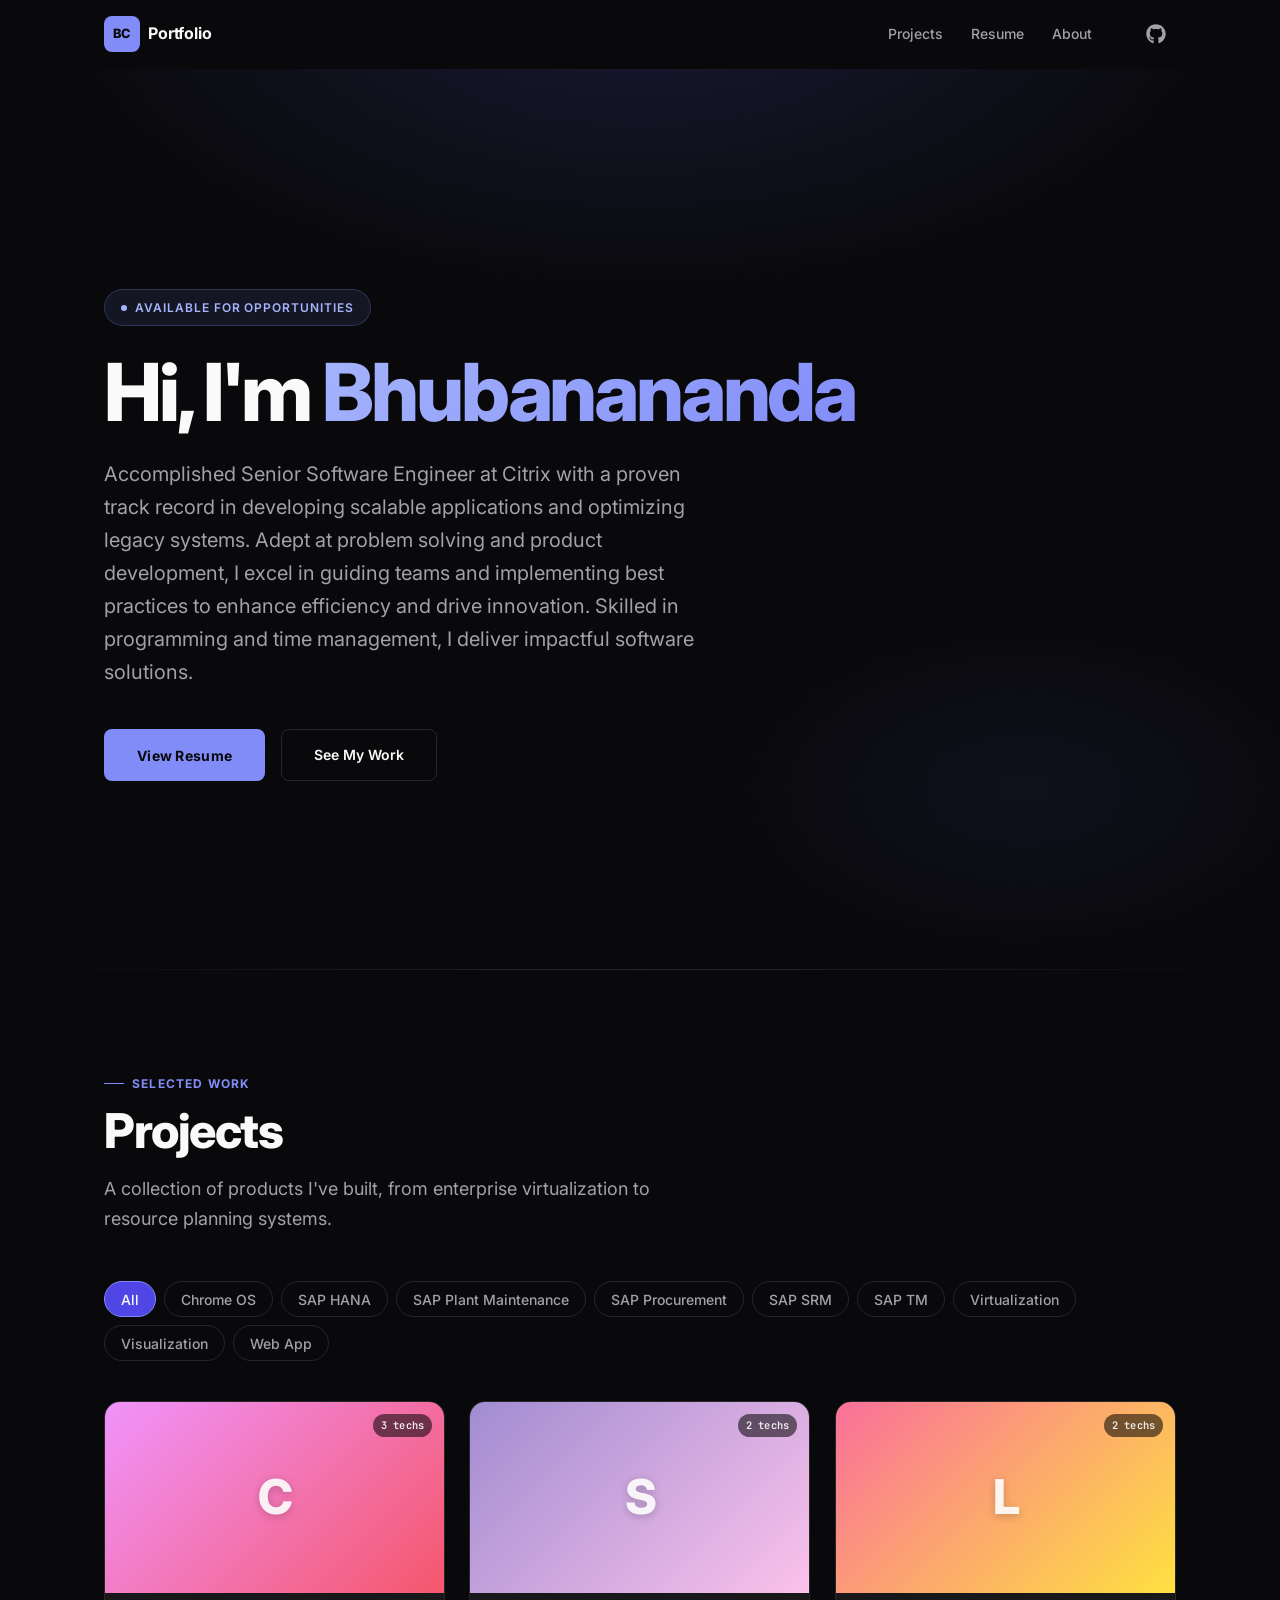
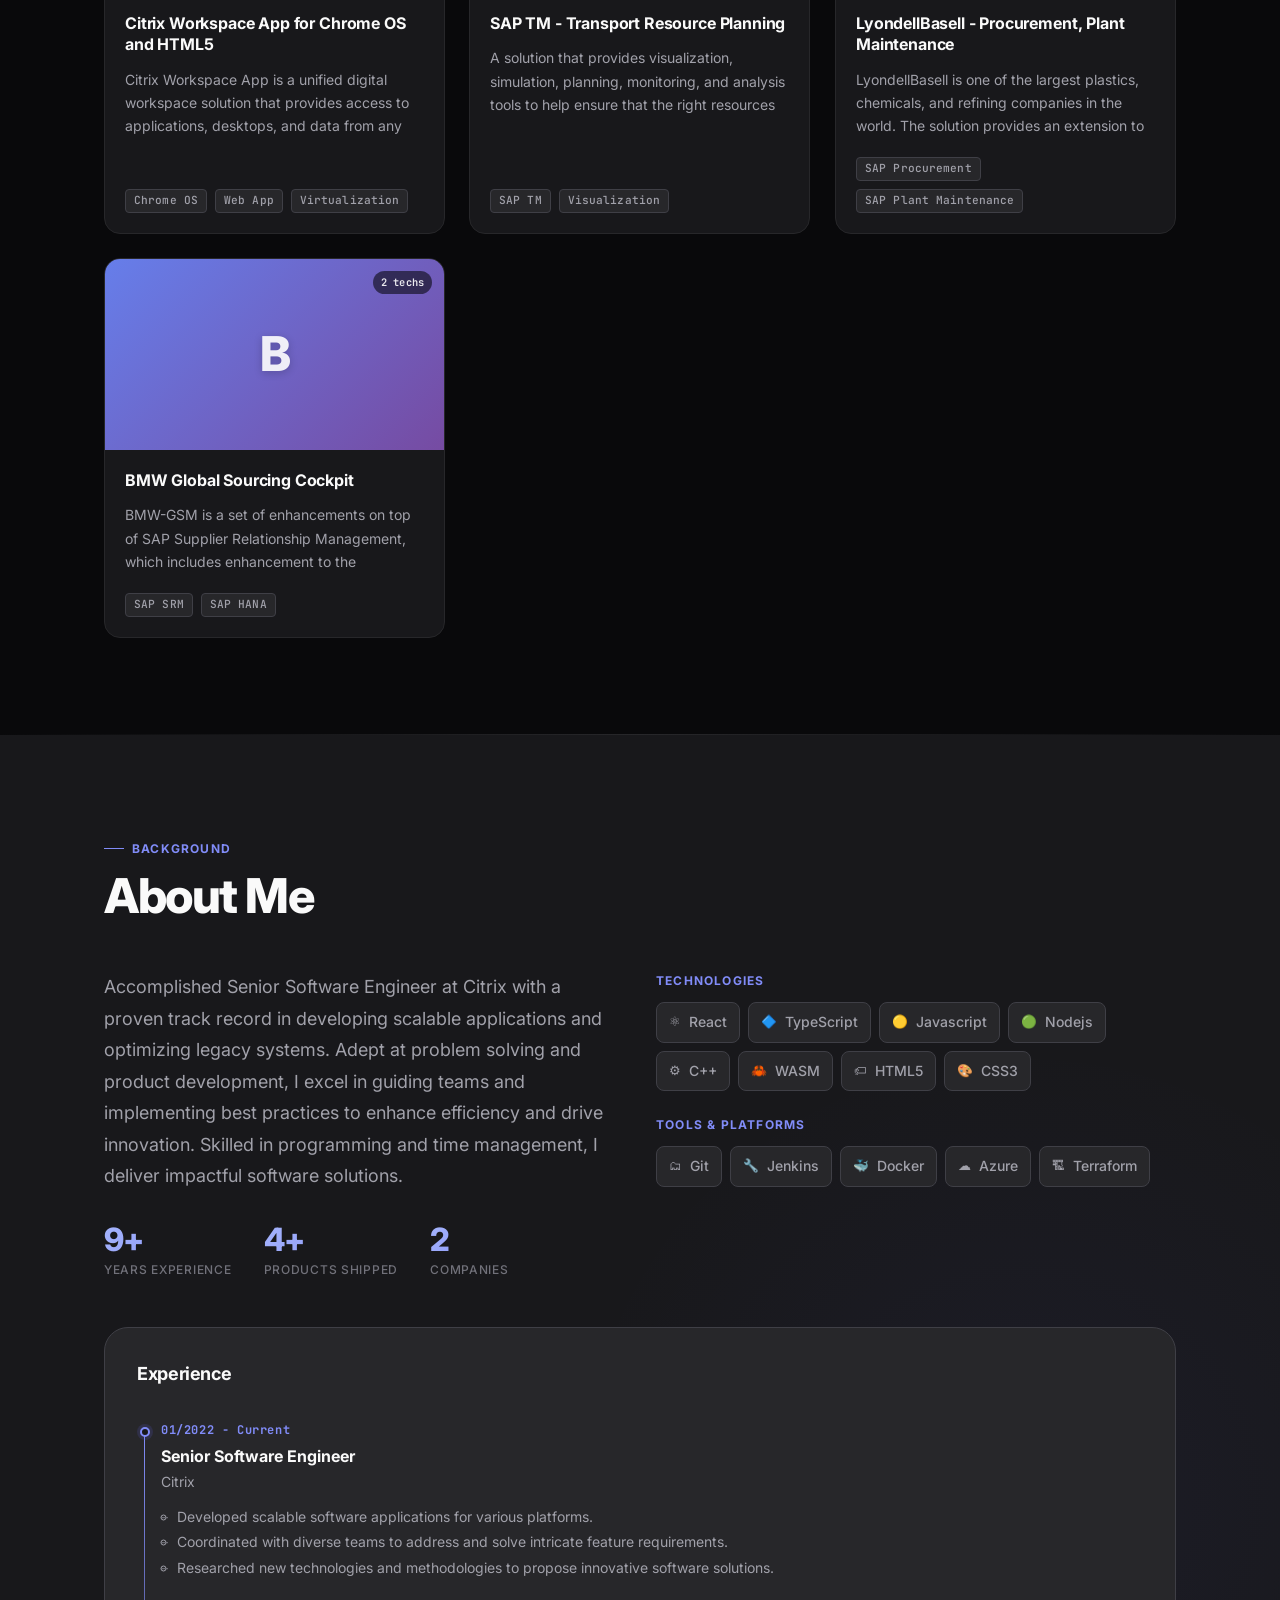
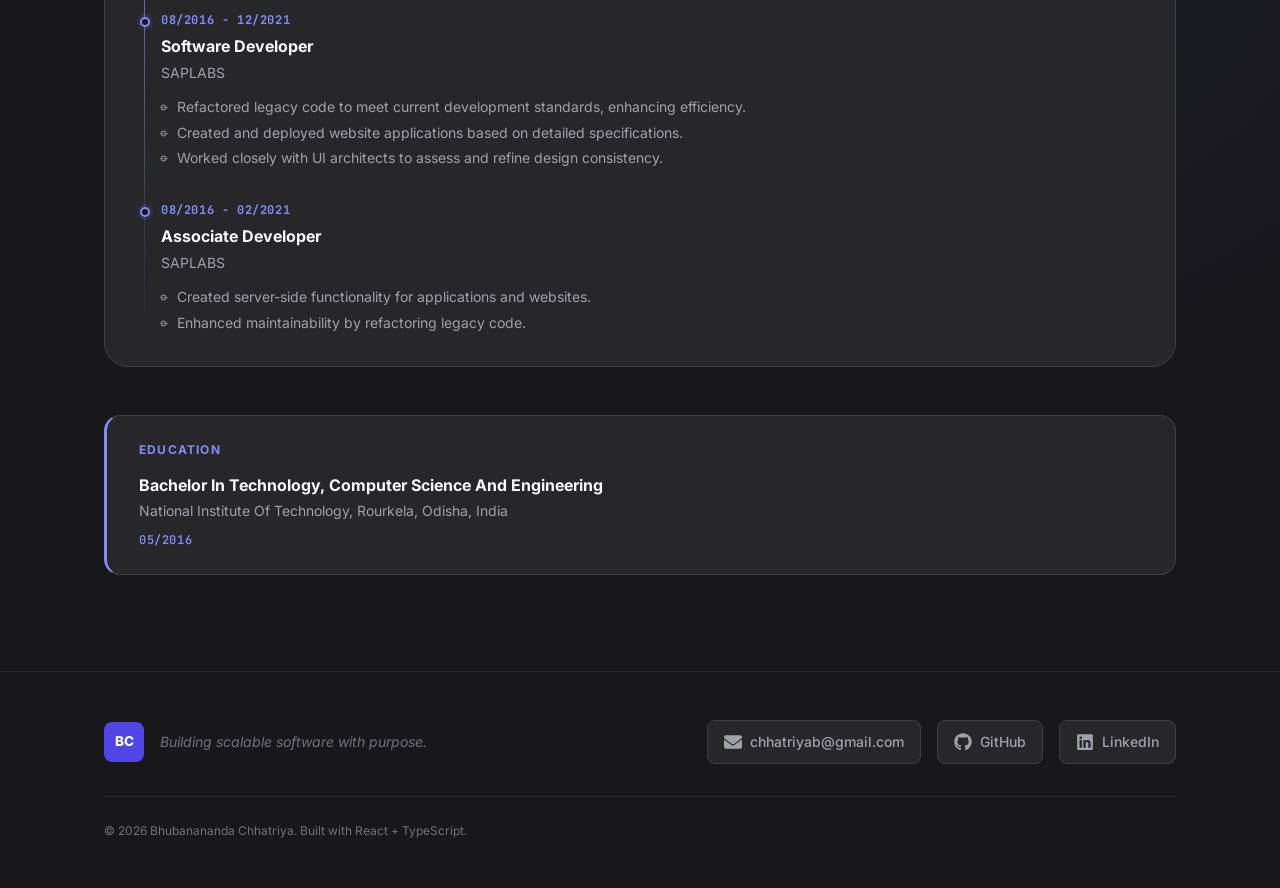
<file: index.html>
<!doctype html><html lang="en"><head><meta charset="UTF-8"/><meta name="viewport" content="width=device-width,initial-scale=1"/><meta name="description" content="Professional portfolio showcasing projects, experience, and skills"/><title>Portfolio</title><script defer="defer" src="js/331.c7a3cf7c10c50e8ccf6f.js"></script><script defer="defer" src="js/main.286511aefc9e6a7e6f2e.js"></script><link href="css/main.8400d3b0b3e47e4e4328.css" rel="stylesheet"></head><body><div id="root"></div></body></html>
</file>
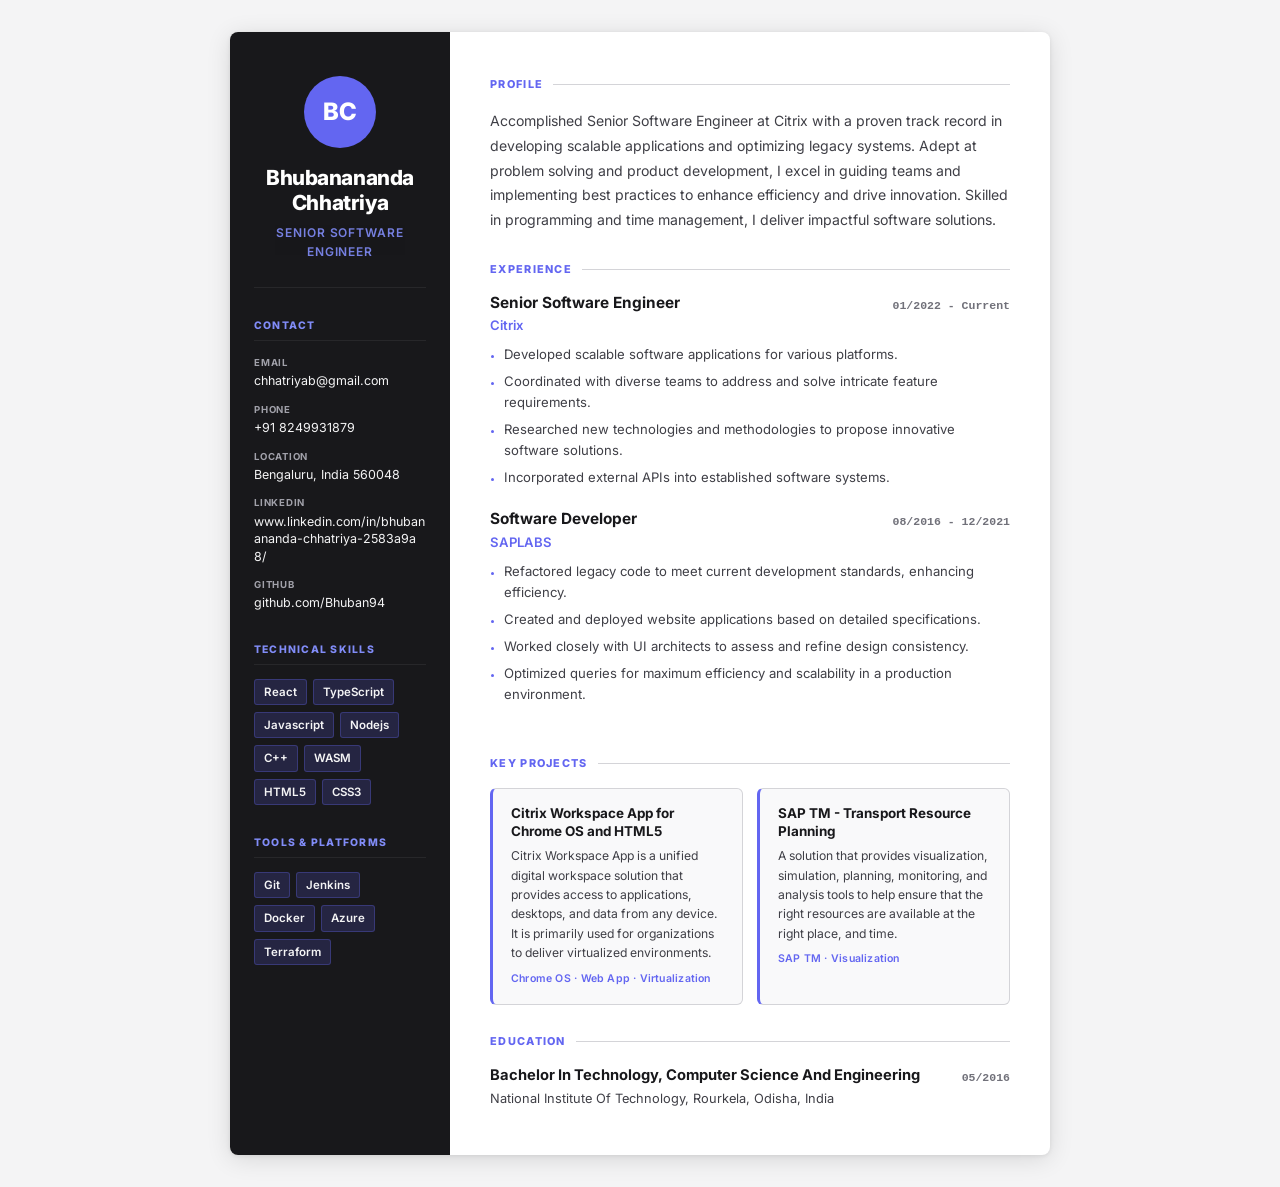
<file: shortResume/index.html>
<!doctype html><html lang="en"><head><meta charset="UTF-8"/><meta name="viewport" content="width=device-width,initial-scale=1"/><meta name="description" content="Professional portfolio showcasing projects, experience, and skills"/><title>Portfolio</title><script defer="defer" src="../js/331.c7a3cf7c10c50e8ccf6f.js"></script><script defer="defer" src="../js/main.286511aefc9e6a7e6f2e.js"></script><link href="../css/main.8400d3b0b3e47e4e4328.css" rel="stylesheet"></head><body><div id="root"></div></body></html>
</file>
<file: css/main.8400d3b0b3e47e4e4328.css>
@import url(https://fonts.googleapis.com/css2?family=Inter:ital,wght@0,300;0,400;0,500;0,600;0,700;0,800;0,900;1,400&family=JetBrains+Mono:wght@400;500;600&display=swap);
@import url(https://fonts.googleapis.com/css2?family=Inter:wght@300;400;500;600;700;800&display=swap);
.soCQ1k4A {
  position: sticky;
  top: 0;
  z-index: 100;
  transition: background var(--ease-base), border-color var(--ease-base), box-shadow var(--ease-base);
  border-bottom: 1px solid transparent;
}

.OMd0cVBI {
  background: rgba(9, 9, 11, 0.85);
  backdrop-filter: blur(16px);
  -webkit-backdrop-filter: blur(16px);
  border-bottom-color: var(--bg-elevated);
  box-shadow: 0 1px 24px rgba(0, 0, 0, 0.5);
}

.Yck4jDbu {
  display: flex;
  align-items: center;
  gap: var(--space-8);
  height: var(--header-height);
  max-width: var(--max-width);
  margin: 0 auto;
  padding: 0 var(--space-6);
}

/* ── Logo ── */
.r1pmIGwX {
  display: flex;
  align-items: center;
  gap: var(--space-2);
  text-decoration: none;
  flex-shrink: 0;
  transition: opacity var(--ease-fast);
}

.r1pmIGwX:hover {
  opacity: 0.8;
}

.H6YdFY9y {
  display: flex;
  align-items: center;
  justify-content: center;
  width: 36px;
  height: 36px;
  background: var(--accent);
  color: var(--bg-base);
  font-size: 0.8rem;
  font-weight: 800;
  border-radius: var(--radius-md);
  letter-spacing: -0.02em;
  flex-shrink: 0;
}

.I9jusKQs {
  font-size: var(--text-base);
  font-weight: 700;
  color: var(--text-primary);
  letter-spacing: -0.01em;
}

/* ── Desktop nav ── */
.yL3AxWk7 {
  margin-left: auto;
}

.BnSQzUet {
  display: flex;
  align-items: center;
  gap: var(--space-1);
  list-style: none;
}

.QROOJtyK {
  position: relative;
  display: block;
  padding: var(--space-2) var(--space-3);
  font-size: var(--text-sm);
  font-weight: 500;
  color: var(--text-secondary);
  border-radius: var(--radius-md);
  transition: color var(--ease-fast), background var(--ease-fast);
  text-decoration: none;
}

.QROOJtyK:hover {
  color: var(--text-primary);
  background: rgba(255, 255, 255, 0.04);
}

.QROOJtyK.aAn92Tia {
  color: var(--accent-bright);
}

.QROOJtyK.aAn92Tia::after {
  content: '';
  position: absolute;
  bottom: -2px;
  left: var(--space-3);
  right: var(--space-3);
  height: 2px;
  background: var(--accent);
  border-radius: var(--radius-full);
}

/* ── Right actions ── */
.vXkPXswb {
  display: flex;
  align-items: center;
  gap: var(--space-3);
}

.R1zETvuG {
  display: flex;
  align-items: center;
  justify-content: center;
  width: 40px;
  height: 40px;
  border-radius: var(--radius-md);
  color: var(--text-secondary);
  transition: color var(--ease-fast), background var(--ease-fast);
  text-decoration: none;
}

.R1zETvuG:hover {
  color: var(--text-primary);
  background: var(--bg-elevated);
}

/* ── Mobile menu button ── */
.vYCovsk5 {
  display: none;
  flex-direction: column;
  align-items: center;
  justify-content: center;
  gap: 5px;
  width: 44px;
  height: 44px;
  border-radius: var(--radius-md);
  border: 1px solid var(--bg-elevated);
  background: var(--bg-surface);
  cursor: pointer;
  transition: border-color var(--ease-fast);
}

.vYCovsk5:hover {
  border-color: var(--accent);
}

.vYCovsk5 span {
  display: block;
  width: 18px;
  height: 1.5px;
  background: var(--text-primary);
  border-radius: var(--radius-full);
  transition: transform var(--ease-base), opacity var(--ease-base);
  transform-origin: center;
}

.qMI8nob9 span:nth-child(1) {
  transform: translateY(6.5px) rotate(45deg);
}

.qMI8nob9 span:nth-child(2) {
  opacity: 0;
  transform: scaleX(0);
}

.qMI8nob9 span:nth-child(3) {
  transform: translateY(-6.5px) rotate(-45deg);
}

/* ── Mobile menu overlay ── */
.KMwf4cBL {
  display: none;
  position: fixed;
  inset: 0;
  background: rgba(0, 0, 0, 0.6);
  backdrop-filter: blur(4px);
  z-index: 98;
  opacity: 0;
  transition: opacity var(--ease-base);
}

.C6mewAbz {
  display: block;
  opacity: 1;
}

/* ── Mobile menu panel ── */
.ZGM081hI {
  display: none;
  position: fixed;
  top: 0;
  right: 0;
  bottom: 0;
  width: min(360px, 85vw);
  background: var(--bg-surface);
  border-left: 1px solid var(--bg-elevated);
  z-index: 99;
  padding: var(--space-24) var(--space-8) var(--space-8);
  transform: translateX(100%);
  transition: transform var(--ease-slow);
  overflow-y: auto;
}

.rXCAO5PL {
  display: block;
  transform: translateX(0);
}

.BGtFK9Fj {
  list-style: none;
  display: flex;
  flex-direction: column;
  gap: var(--space-2);
}

.AZ6DgVcJ {
  opacity: 0;
  transform: translateX(20px);
  transition: opacity var(--ease-base), transform var(--ease-base);
}

.rXCAO5PL .AZ6DgVcJ {
  opacity: 1;
  transform: translateX(0);
}

.YRG5dtf8 {
  display: flex;
  align-items: center;
  gap: var(--space-4);
  padding: var(--space-4) var(--space-3);
  border-radius: var(--radius-lg);
  font-size: var(--text-xl);
  font-weight: 700;
  color: var(--text-secondary);
  text-decoration: none;
  transition: all var(--ease-fast);
  min-height: 56px;
}

.YRG5dtf8:hover,
.YRG5dtf8.aAn92Tia {
  color: var(--text-primary);
  background: var(--bg-elevated);
}

.YRG5dtf8.aAn92Tia {
  color: var(--accent-bright);
}

.ncVwVH1l {
  font-size: var(--text-xs);
  font-weight: 700;
  color: var(--accent);
  font-family: var(--font-mono);
  letter-spacing: 0.05em;
  min-width: 24px;
}

/* ── Responsive ── */
@media (max-width: 768px) {
  .yL3AxWk7 {
    display: none;
  }

  .R1zETvuG {
    display: none;
  }

  .vYCovsk5 {
    display: flex;
  }

  .Yck4jDbu {
    padding: 0 var(--space-4);
  }
}
.q6XbB1Dm {
  background: var(--bg-surface);
  border-top: 1px solid var(--bg-elevated);
  margin-top: auto;
}

.nvvF9qYa {
  max-width: var(--max-width);
  margin: 0 auto;
  padding: var(--space-12) var(--space-6);
  display: grid;
  gap: var(--space-8);
}

.J6WHbiqa {
  display: flex;
  align-items: center;
  gap: var(--space-4);
}

.XjH3MPJC {
  display: flex;
  align-items: center;
  justify-content: center;
  width: 40px;
  height: 40px;
  background: var(--accent-dim);
  color: var(--text-primary);
  font-size: 0.85rem;
  font-weight: 800;
  border-radius: var(--radius-md);
  flex-shrink: 0;
}

.Ncu8lU56 {
  font-size: var(--text-sm);
  color: var(--text-muted);
  font-style: italic;
}

.bD0HafWX {
  display: flex;
  flex-wrap: wrap;
  gap: var(--space-4);
}

.IFg33mGu {
  display: inline-flex;
  align-items: center;
  gap: var(--space-2);
  padding: var(--space-2) var(--space-4);
  background: var(--bg-elevated);
  border: 1px solid var(--bg-overlay);
  border-radius: var(--radius-md);
  color: var(--text-secondary);
  font-size: var(--text-sm);
  font-weight: 500;
  text-decoration: none;
  transition: all var(--ease-fast);
  min-height: 44px;
}

.IFg33mGu:hover {
  color: var(--text-primary);
  border-color: var(--accent);
  background: rgba(129, 140, 248, 0.08);
}

.I3nmSjqy {
  padding-top: var(--space-6);
  border-top: 1px solid var(--bg-elevated);
}

.d2dO_xmM {
  font-size: var(--text-xs);
  color: var(--text-muted);
}

@media (min-width: 768px) {
  .nvvF9qYa {
    grid-template-columns: 1fr auto;
    grid-template-rows: auto auto;
    align-items: center;
  }

  .I3nmSjqy {
    grid-column: 1 / -1;
  }
}
.VTDVaqtN {
  display: flex;
  flex-direction: column;
  border-radius: var(--radius-xl);
  background: var(--bg-surface);
  border: 1px solid var(--bg-elevated);
  overflow: hidden;
  height: 100%;
  transition: border-color var(--ease-base), box-shadow var(--ease-base), transform var(--ease-base);
}

.VTDVaqtN:hover {
  border-color: rgba(129, 140, 248, 0.4);
  box-shadow: 0 0 0 1px rgba(129, 140, 248, 0.15), var(--shadow-lg);
  transform: translateY(-4px);
}

/* ── Thumbnail ── */
.F3OiZ_pT {
  position: relative;
  width: 100%;
  aspect-ratio: 16 / 9;
  display: flex;
  align-items: center;
  justify-content: center;
  overflow: hidden;
  flex-shrink: 0;
}

.nfvXUHqF {
  width: 100%;
  height: 100%;
  object-fit: cover;
  transition: transform var(--ease-slow);
}

.VTDVaqtN:hover .nfvXUHqF {
  transform: scale(1.04);
}

.YYmeqp_X {
  font-size: 3rem;
  font-weight: 800;
  color: rgba(255, 255, 255, 0.9);
  letter-spacing: -0.04em;
  text-shadow: 0 2px 8px rgba(0, 0, 0, 0.2);
  user-select: none;
}

.LWNGV8tl {
  position: absolute;
  top: var(--space-3);
  right: var(--space-3);
  padding: 3px 8px;
  background: rgba(0, 0, 0, 0.55);
  backdrop-filter: blur(8px);
  -webkit-backdrop-filter: blur(8px);
  border-radius: var(--radius-full);
  font-size: 0.65rem;
  font-weight: 600;
  color: rgba(255, 255, 255, 0.9);
  letter-spacing: 0.02em;
  font-family: var(--font-mono);
}

/* ── Body ── */
._xaHyZXY {
  padding: var(--space-5);
  flex: 1;
  display: flex;
  flex-direction: column;
  gap: var(--space-3);
}

.hw3Py4xI {
  font-size: var(--text-base);
  font-weight: 700;
  color: var(--text-primary);
  line-height: 1.35;
  letter-spacing: -0.01em;
}

.LdNnG8te {
  font-size: var(--text-sm);
  color: var(--text-secondary);
  line-height: 1.65;
  flex: 1;
  max-height: 4.95em;
  /* 3 lines × 1.65 line-height */
  overflow: hidden;
  transition: max-height 0.35s ease;
}

.VTDVaqtN:hover .LdNnG8te {
  max-height: 20em;
  /* generous cap — accommodates any description */
}

.S89LGXaC {
  display: flex;
  flex-wrap: wrap;
  gap: var(--space-2);
  margin-top: auto;
  padding-top: var(--space-2);
}

.TUQE6Tqk {
  padding: 2px 8px;
  background: var(--bg-elevated);
  border: 1px solid var(--bg-overlay);
  border-radius: var(--radius-sm);
  font-size: 0.7rem;
  font-weight: 500;
  color: var(--text-secondary);
  font-family: var(--font-mono);
  letter-spacing: 0.01em;
}

/* ── Links ── */
.cR1PSGRd {
  display: flex;
  gap: var(--space-2);
  padding-top: var(--space-3);
  border-top: 1px solid var(--bg-elevated);
  margin-top: var(--space-2);
}

.He2unegG {
  display: inline-flex;
  align-items: center;
  gap: var(--space-1);
  padding: var(--space-2) var(--space-3);
  background: var(--bg-elevated);
  border: 1px solid var(--bg-overlay);
  border-radius: var(--radius-md);
  font-size: var(--text-xs);
  font-weight: 600;
  color: var(--text-secondary);
  text-decoration: none;
  transition: all var(--ease-fast);
  min-height: 36px;
  letter-spacing: 0.02em;
  text-transform: uppercase;
}

.He2unegG:hover {
  color: var(--text-primary);
  border-color: var(--accent);
  background: rgba(129, 140, 248, 0.08);
}
.v088Fsdg {
  padding: var(--space-24) 0;
  background: var(--bg-base);
}

.KwbEr7wj {
  max-width: var(--max-width);
  margin: 0 auto;
  padding: 0 var(--space-6);
}

.olO4r8yb {
  margin-bottom: var(--space-12);
}

/* ── Filters ── */
.Lzuzn7pq {
  display: flex;
  flex-wrap: wrap;
  gap: var(--space-2);
  margin-bottom: var(--space-10);
}

.INrTqe0b {
  padding: var(--space-2) var(--space-4);
  border-radius: var(--radius-full);
  border: 1px solid var(--bg-elevated);
  background: transparent;
  color: var(--text-secondary);
  font-size: var(--text-sm);
  font-weight: 500;
  cursor: pointer;
  transition: all var(--ease-fast);
  min-height: 36px;
}

.INrTqe0b:hover {
  border-color: var(--accent);
  color: var(--accent-bright);
}

.USgRCFvA {
  background: var(--accent-dim);
  border-color: var(--accent);
  color: var(--text-primary);
}

.USgRCFvA:hover {
  background: var(--accent);
  color: var(--bg-base);
}

/* ── Grid ── */
.QlcSLsTW {
  display: grid;
  gap: var(--space-6);
  list-style: none;
  grid-template-columns: 1fr;
}

@media (min-width: 600px) {
  .QlcSLsTW {
    grid-template-columns: repeat(2, 1fr);
  }

  .KwbEr7wj {
    padding: 0 var(--space-4);
  }
}

@media (min-width: 1024px) {
  .QlcSLsTW {
    grid-template-columns: repeat(3, 1fr);
  }

  .KwbEr7wj {
    padding: 0 var(--space-6);
  }
}

@media (max-width: 768px) {
  .v088Fsdg {
    padding: var(--space-16) 0;
  }

  .olO4r8yb {
    margin-bottom: var(--space-8);
  }
}

@media (max-width: 480px) {
  .v088Fsdg {
    padding: var(--space-12) 0;
  }

  .KwbEr7wj {
    padding: 0 var(--space-3);
  }
}
.yMeKHafb {
  padding: var(--space-24) 0;
  background: var(--bg-surface);
  position: relative;
}

.yMeKHafb::before {
  content: '';
  position: absolute;
  inset: 0;
  background: radial-gradient(ellipse 60% 50% at 80% 50%, rgba(99, 102, 241, 0.06), transparent 60%);
  pointer-events: none;
}

.yIa5nhgC {
  max-width: var(--max-width);
  margin: 0 auto;
  padding: 0 var(--space-6);
  position: relative;
  z-index: 1;
}

.NgNt2umc {
  margin-bottom: var(--space-12);
}

/* ── Main grid ── */
.s9bYwFGX {
  display: grid;
  gap: var(--space-8);
  grid-template-columns: 1fr;
}

@media (min-width: 768px) {
  .s9bYwFGX {
    grid-template-columns: 1fr 1fr;
  }

  /* Timeline spans full width */
  .ghnHO07r {
    grid-column: 1 / -1;
  }

  .FnZrkcdX {
    grid-column: 1 / -1;
  }
}

@media (min-width: 1024px) {
  .s9bYwFGX {
    grid-template-columns: 1fr 1fr;
    row-gap: var(--space-12);
  }
}

/* ── Bio ── */
.dleNKQrX {
  display: flex;
  flex-direction: column;
  gap: var(--space-8);
}

.T0yRK0yF {
  font-size: var(--text-lg);
  color: var(--text-secondary);
  line-height: 1.75;
}

.osOFUEwh {
  display: flex;
  gap: var(--space-8);
  flex-wrap: wrap;
}

.uZXd_4GQ {
  display: flex;
  flex-direction: column;
  gap: var(--space-1);
}

.tucTYCaI {
  font-size: var(--text-3xl);
  font-weight: 800;
  color: var(--text-primary);
  letter-spacing: -0.04em;
  line-height: 1;
  background: linear-gradient(135deg, var(--accent-bright), var(--accent));
  -webkit-background-clip: text;
  -webkit-text-fill-color: transparent;
  background-clip: text;
}

.DfrkosM0 {
  font-size: var(--text-xs);
  color: var(--text-muted);
  font-weight: 500;
  text-transform: uppercase;
  letter-spacing: 0.06em;
}

/* ── Skills ── */
.RpSzOhuA {
  display: flex;
  flex-direction: column;
  gap: var(--space-6);
}


.qHwSwrqA {
  font-size: var(--text-xs);
  font-weight: 700;
  color: var(--accent);
  text-transform: uppercase;
  letter-spacing: 0.1em;
  margin-bottom: var(--space-3);
}

.lxXsKKkX {
  display: flex;
  flex-wrap: wrap;
  gap: var(--space-2);
  list-style: none;
}

.RfaTYQIP {
  display: flex;
  align-items: center;
  gap: var(--space-2);
  padding: var(--space-2) var(--space-3);
  background: var(--bg-elevated);
  border: 1px solid var(--bg-overlay);
  border-radius: var(--radius-md);
  font-size: var(--text-sm);
  font-weight: 500;
  color: var(--text-secondary);
  transition: all var(--ease-fast);
}

.RfaTYQIP:hover {
  color: var(--text-primary);
  border-color: rgba(129, 140, 248, 0.4);
  background: rgba(129, 140, 248, 0.06);
}

.E2NuJSo6 {
  font-size: 0.9em;
  line-height: 1;
}

/* ── Timeline ── */
.ghnHO07r {
  padding: var(--space-8);
  background: var(--bg-elevated);
  border: 1px solid var(--bg-overlay);
  border-radius: var(--radius-2xl);
}

.LYH0wt8T {
  font-size: var(--text-lg);
  font-weight: 700;
  color: var(--text-primary);
  margin-bottom: var(--space-8);
  letter-spacing: -0.02em;
}

.U_Dcqr6Y {
  display: flex;
  flex-direction: column;
  gap: var(--space-8);
  position: relative;
  padding-left: var(--space-6);
  list-style: none;
}

.U_Dcqr6Y::before {
  content: '';
  position: absolute;
  left: 7px;
  top: 8px;
  bottom: 8px;
  width: 1px;
  background: linear-gradient(to bottom, var(--accent), transparent);
}

.iKTs3LQ3 {
  position: relative;
}

.Jyl9Cb_u {
  position: absolute;
  left: calc(-1 * var(--space-6) + 3px);
  top: 6px;
  width: 10px;
  height: 10px;
  border-radius: 50%;
  background: var(--bg-surface);
  border: 2px solid var(--accent);
  box-shadow: 0 0 0 3px rgba(99, 102, 241, 0.15);
}

.DqgebSed {
  font-size: var(--text-xs);
  font-weight: 700;
  color: var(--accent);
  letter-spacing: 0.05em;
  font-family: var(--font-mono);
  margin-bottom: var(--space-1);
}

.SKv4wKq7 {
  font-size: var(--text-base);
  font-weight: 700;
  color: var(--text-primary);
  margin-bottom: 2px;
}

.H2l_crIW {
  font-size: var(--text-sm);
  color: var(--text-secondary);
  margin-bottom: var(--space-3);
}

.SbNbDPlc {
  padding-left: var(--space-4);
  display: flex;
  flex-direction: column;
  gap: var(--space-1);
}

.SbNbDPlc li {
  font-size: var(--text-sm);
  color: var(--text-secondary);
  line-height: 1.55;
  position: relative;
}

.SbNbDPlc li::before {
  content: '–';
  position: absolute;
  left: -1rem;
  color: var(--text-muted);
}

/* ── Education ── */
.FnZrkcdX {
  padding: var(--space-6) var(--space-8);
  background: var(--bg-elevated);
  border: 1px solid var(--bg-overlay);
  border-radius: var(--radius-xl);
  border-left: 3px solid var(--accent);
}

.cPypNpOH {
  font-size: var(--text-xs);
  font-weight: 700;
  color: var(--accent);
  text-transform: uppercase;
  letter-spacing: 0.1em;
  margin-bottom: var(--space-4);
}


.Y1xDWQDt {
  font-size: var(--text-base);
  font-weight: 700;
  color: var(--text-primary);
  line-height: 1.35;
  margin-bottom: var(--space-1);
}

.PXYk0XY5 {
  font-size: var(--text-sm);
  color: var(--text-secondary);
  margin-bottom: var(--space-2);
}

.HZY6fNaG {
  font-size: var(--text-xs);
  font-weight: 600;
  color: var(--accent);
  font-family: var(--font-mono);
  letter-spacing: 0.05em;
}

/* ── Responsive ── */
@media (max-width: 768px) {
  .yMeKHafb {
    padding: var(--space-16) 0;
  }

  .yIa5nhgC {
    padding: 0 var(--space-4);
  }

  .NgNt2umc {
    margin-bottom: var(--space-8);
  }

  .osOFUEwh {
    gap: var(--space-6);
  }

  .ghnHO07r,
  .FnZrkcdX {
    padding: var(--space-5);
  }
}

@media (max-width: 480px) {
  .yMeKHafb {
    padding: var(--space-12) 0;
  }

  .yIa5nhgC {
    padding: 0 var(--space-3);
  }

  .T0yRK0yF {
    font-size: var(--text-base);
  }
}
/* ═══════════════════════════════════════════════
   DESIGN TOKENS
═══════════════════════════════════════════════ */
:root {
  /* Backgrounds */
  --bg-base: #09090B;
  /* zinc-950 */
  --bg-surface: #18181B;
  /* zinc-900 */
  --bg-elevated: #27272A;
  /* zinc-800 */
  --bg-overlay: #3F3F46;
  /* zinc-700 */

  /* Text — all WCAG AA on --bg-base */
  --text-primary: #FAFAFA;
  /* 18.1:1 ✅ AAA */
  --text-secondary: #A1A1AA;
  /* 7.1:1  ✅ AA  */
  --text-muted: #71717A;
  /* decorative only */

  /* Accent — Indigo */
  --accent: #818CF8;
  /* indigo-400 — 7.8:1 on base ✅ */
  --accent-bright: #A5B4FC;
  /* indigo-300 — 10.4:1 ✅ */
  --accent-dim: #4F46E5;
  /* indigo-600 — bg use */
  --accent-glow: rgba(99, 102, 241, 0.15);

  /* Borders */
  --border: #27272A;
  /* zinc-800 */
  --border-focus: #818CF8;
  /* indigo-400 */

  /* Status */
  --success: #4ADE80;
  --warning: #FACC15;
  --error: #F87171;

  /* Typography */
  --font-sans: 'Inter', -apple-system, BlinkMacSystemFont, 'Segoe UI', sans-serif;
  --font-mono: 'JetBrains Mono', 'Fira Code', 'Cascadia Code', monospace;

  /* Fluid type scale */
  --text-xs: clamp(0.7rem, 1.4vw, 0.75rem);
  --text-sm: clamp(0.8rem, 1.6vw, 0.875rem);
  --text-base: clamp(0.9rem, 1.8vw, 1rem);
  --text-lg: clamp(1rem, 2vw, 1.125rem);
  --text-xl: clamp(1.1rem, 2.4vw, 1.25rem);
  --text-2xl: clamp(1.25rem, 2.8vw, 1.5rem);
  --text-3xl: clamp(1.5rem, 3.5vw, 2rem);
  --text-4xl: clamp(2rem, 5vw, 3rem);
  --text-5xl: clamp(2.5rem, 6vw, 3.75rem);
  --text-6xl: clamp(3rem, 8vw, 5rem);

  /* Spacing */
  --space-1: 0.25rem;
  --space-2: 0.5rem;
  --space-3: 0.75rem;
  --space-4: 1rem;
  --space-5: 1.25rem;
  --space-6: 1.5rem;
  --space-8: 2rem;
  --space-10: 2.5rem;
  --space-12: 3rem;
  --space-16: 4rem;
  --space-20: 5rem;
  --space-24: 6rem;
  --space-32: 8rem;

  /* Radius */
  --radius-sm: 4px;
  --radius-md: 8px;
  --radius-lg: 12px;
  --radius-xl: 16px;
  --radius-2xl: 24px;
  --radius-full: 9999px;

  /* Shadows */
  --shadow-sm: 0 1px 3px 0 rgba(0, 0, 0, 0.4);
  --shadow-md: 0 4px 12px 0 rgba(0, 0, 0, 0.5);
  --shadow-lg: 0 10px 30px 0 rgba(0, 0, 0, 0.6);
  --shadow-xl: 0 20px 50px 0 rgba(0, 0, 0, 0.7);
  --shadow-glow: 0 0 40px var(--accent-glow);

  /* Transitions */
  --ease-fast: 150ms ease;
  --ease-base: 250ms ease;
  --ease-slow: 400ms ease;
  --ease-spring: 300ms cubic-bezier(0.34, 1.56, 0.64, 1);

  /* Layout */
  --max-width: 1120px;
  --header-height: 68px;

  /* Legacy aliases (keep components working) */
  --color-bg: var(--bg-base);
  --color-bg-secondary: var(--bg-surface);
  --color-bg-tertiary: var(--bg-elevated);
  --color-text: var(--text-primary);
  --color-text-secondary: var(--text-secondary);
  --color-text-light: var(--text-muted);
  --color-primary: var(--accent);
  --color-primary-light: var(--accent-bright);
  --color-primary-dark: var(--accent-dim);
  --color-border: var(--border);
  --color-border-hover: var(--border-focus);
  --font-family-base: var(--font-sans);
  --font-family-mono: var(--font-mono);
  --spacing-xs: var(--space-1);
  --spacing-sm: var(--space-2);
  --spacing-md: var(--space-4);
  --spacing-lg: var(--space-6);
  --spacing-xl: var(--space-10);
  --spacing-2xl: var(--space-16);
  --spacing-3xl: var(--space-24);
  --border-radius-sm: var(--radius-sm);
  --border-radius-md: var(--radius-md);
  --border-radius-lg: var(--radius-lg);
  --border-radius-full: var(--radius-full);
  --transition-fast: var(--ease-fast);
  --transition-base: var(--ease-base);
  --container-max-width: var(--max-width);
  --header-height-alias: var(--header-height);
  --shadow-sm-alias: var(--shadow-sm);
  --shadow-md-alias: var(--shadow-md);
  --shadow-lg-alias: var(--shadow-lg);
}

/* ═══════════════════════════════════════════════
   RESET & BASE
═══════════════════════════════════════════════ */
*,
*::before,
*::after {
  margin: 0;
  padding: 0;
  box-sizing: border-box;
}

html {
  font-size: 16px;
  scroll-behavior: smooth;
  -webkit-text-size-adjust: 100%;
  text-size-adjust: 100%;
  background: var(--bg-base);
}

body {
  font-family: var(--font-sans);
  color: var(--text-primary);
  background: var(--bg-base);
  line-height: 1.6;
  -webkit-font-smoothing: antialiased;
  -moz-osx-font-smoothing: grayscale;
  overflow-x: hidden;
}

#root {
  min-height: 100vh;
  display: flex;
  flex-direction: column;
}

/* ── Skip Link ── */
.skip-link {
  position: absolute;
  top: -100%;
  left: var(--space-4);
  padding: var(--space-3) var(--space-6);
  background: var(--accent);
  color: var(--bg-base);
  font-weight: 700;
  font-size: var(--text-sm);
  border-radius: 0 0 var(--radius-md) var(--radius-md);
  z-index: 10000;
  text-decoration: none;
  transition: top var(--ease-fast);
}

.skip-link:focus {
  top: 0;
}

/* ── Focus ── */
:focus-visible {
  outline: 2px solid var(--accent);
  outline-offset: 3px;
  border-radius: var(--radius-sm);
}

:focus:not(:focus-visible) {
  outline: none;
}

/* ── Elements ── */
a {
  color: var(--accent);
  text-decoration: none;
  transition: color var(--ease-fast);
}

a:hover {
  color: var(--accent-bright);
}

button {
  font-family: inherit;
  border: none;
  background: none;
  cursor: pointer;
}

img {
  max-width: 100%;
  height: auto;
  display: block;
}

/* ════════════════════════════════════════════
   LAYOUT UTILITIES
════════════════════════════════════════════ */
.container {
  width: 100%;
  max-width: var(--max-width);
  margin: 0 auto;
  padding: 0 var(--space-6);
}

@media (max-width: 768px) {
  .container {
    padding: 0 var(--space-4);
  }
}

@media (max-width: 480px) {
  .container {
    padding: 0 var(--space-3);
  }
}

/* ════════════════════════════════════════════
   HERO SECTION
════════════════════════════════════════════ */
.hero {
  min-height: 100svh;
  display: flex;
  align-items: center;
  padding: var(--space-32) 0 var(--space-24);
  position: relative;
  overflow: hidden;
}

.hero::before {
  content: '';
  position: absolute;
  inset: 0;
  background:
    radial-gradient(ellipse 80% 60% at 50% -10%, rgba(99, 102, 241, 0.18), transparent 60%),
    radial-gradient(ellipse 50% 40% at 80% 80%, rgba(99, 102, 241, 0.08), transparent 50%);
  pointer-events: none;
}

.hero-grid {
  /* Subtle dot grid */
  position: absolute;
  inset: 0;
  background-image: radial-gradient(circle, rgba(255, 255, 255, 0.04) 1px, transparent 1px);
  background-size: 32px 32px;
  pointer-events: none;
  mask-image: radial-gradient(ellipse 80% 80% at center, black 30%, transparent 100%);
}

.hero-content {
  position: relative;
  z-index: 1;
  max-width: 860px;
}

.hero-eyebrow {
  display: inline-flex;
  align-items: center;
  gap: var(--space-2);
  padding: var(--space-2) var(--space-4);
  background: rgba(129, 140, 248, 0.1);
  border: 1px solid rgba(129, 140, 248, 0.25);
  border-radius: var(--radius-full);
  font-size: var(--text-xs);
  font-weight: 600;
  color: var(--accent-bright);
  letter-spacing: 0.08em;
  text-transform: uppercase;
  margin-bottom: var(--space-6);
}

.hero-eyebrow::before {
  content: '';
  width: 6px;
  height: 6px;
  border-radius: 50%;
  background: var(--accent-bright);
  animation: pulse-dot 2s ease-in-out infinite;
}

@keyframes pulse-dot {

  0%,
  100% {
    opacity: 1;
    transform: scale(1);
  }

  50% {
    opacity: 0.4;
    transform: scale(0.7);
  }
}

.hero-title {
  font-size: var(--text-6xl);
  font-weight: 800;
  line-height: 1.05;
  letter-spacing: -0.04em;
  color: var(--text-primary);
  margin-bottom: var(--space-6);
}

.hero-title-accent {
  background: linear-gradient(135deg, var(--accent-bright) 0%, var(--accent) 100%);
  -webkit-background-clip: text;
  -webkit-text-fill-color: transparent;
  background-clip: text;
}

.hero-subtitle {
  font-size: var(--text-xl);
  color: var(--text-secondary);
  line-height: 1.65;
  max-width: 620px;
  margin-bottom: var(--space-10);
  font-weight: 400;
}

.hero-actions {
  display: flex;
  gap: var(--space-4);
  flex-wrap: wrap;
}

/* ── Buttons — shared base ── */
.btn-primary,
.btn-outline {
  display: inline-flex;
  align-items: center;
  justify-content: center;
  gap: var(--space-2);
  padding: 0.85rem 2rem;
  font-size: var(--text-sm);
  border-radius: var(--radius-md);
  cursor: pointer;
  transition: all var(--ease-base);
  min-height: 48px;
}

.btn-primary {
  background: var(--accent);
  color: var(--bg-base);
  font-weight: 700;
  border: 1px solid transparent;
  letter-spacing: 0.02em;
}

.btn-primary:hover {
  background: var(--accent-bright);
  transform: translateY(-2px);
  box-shadow: 0 8px 24px rgba(99, 102, 241, 0.35);
  color: var(--bg-base);
}

.btn-outline {
  background: transparent;
  color: var(--text-primary);
  font-weight: 600;
  border: 1px solid var(--bg-elevated);
}

.btn-outline:hover {
  border-color: var(--accent);
  color: var(--accent-bright);
  background: rgba(129, 140, 248, 0.06);
  transform: translateY(-2px);
}

/* ── Sections ── */
.section {
  padding: var(--space-24) 0;
  position: relative;
}

.section-label {
  display: inline-flex;
  align-items: center;
  gap: var(--space-2);
  font-size: var(--text-xs);
  font-weight: 700;
  color: var(--accent);
  letter-spacing: 0.1em;
  text-transform: uppercase;
  margin-bottom: var(--space-3);
}

.section-label::before {
  content: '';
  width: 20px;
  height: 1px;
  background: var(--accent);
}

.section-heading {
  font-size: var(--text-4xl);
  font-weight: 800;
  color: var(--text-primary);
  letter-spacing: -0.03em;
  line-height: 1.1;
  margin-bottom: var(--space-4);
}

.section-subheading {
  font-size: var(--text-lg);
  color: var(--text-secondary);
  max-width: 560px;
  line-height: 1.65;
}

/* ── Divider ── */
.divider {
  height: 1px;
  background: linear-gradient(90deg, transparent, var(--bg-elevated), transparent);
}

/* ════════════════════════════════════════════
   RESPONSIVE ADJUSTMENTS
════════════════════════════════════════════ */
@media (max-width: 768px) {
  .hero {
    min-height: 90svh;
    padding: var(--space-24) 0 var(--space-16);
  }

  .hero-actions {
    flex-direction: column;
    align-items: flex-start;
  }

  .btn-primary,
  .btn-outline {
    width: 100%;
    justify-content: center;
  }

  .section {
    padding: var(--space-16) 0;
  }
}

@media (max-width: 480px) {
  .hero {
    padding: var(--space-20) 0 var(--space-12);
  }

  .section {
    padding: var(--space-12) 0;
  }
}
@keyframes fadeInUp {
  from {
    opacity: 0;
    transform: translateY(30px);
  }
  to {
    opacity: 1;
    transform: translateY(0);
  }
}

@keyframes fadeInDown {
  from {
    opacity: 0;
    transform: translateY(-30px);
  }
  to {
    opacity: 1;
    transform: translateY(0);
  }
}

@keyframes fadeInLeft {
  from {
    opacity: 0;
    transform: translateX(-30px);
  }
  to {
    opacity: 1;
    transform: translateX(0);
  }
}

@keyframes fadeInRight {
  from {
    opacity: 0;
    transform: translateX(30px);
  }
  to {
    opacity: 1;
    transform: translateX(0);
  }
}

@keyframes fadeIn {
  from {
    opacity: 0;
  }
  to {
    opacity: 1;
  }
}

@keyframes slideInFromTop {
  from {
    transform: translateY(-100%);
  }
  to {
    transform: translateY(0);
  }
}

@keyframes scaleIn {
  from {
    opacity: 0;
    transform: scale(0.92);
  }
  to {
    opacity: 1;
    transform: scale(1);
  }
}

@keyframes float {
  0% { transform: translateY(0px); }
  50% { transform: translateY(-10px); }
  100% { transform: translateY(0px); }
}

@keyframes pulse-glow {
  0%, 100% { opacity: 0.5; filter: blur(40px); }
  50% { opacity: 0.8; filter: blur(60px); }
}

.animate-fade-in {
  animation: fadeIn var(--transition-base) forwards;
}

.animate-fade-in-up {
  opacity: 0;
  animation: fadeInUp var(--transition-base) forwards;
}

.animate-fade-in-down {
  opacity: 0;
  animation: fadeInDown var(--transition-base) forwards;
}

.animate-fade-in-left {
  opacity: 0;
  animation: fadeInLeft var(--transition-base) forwards;
}

.animate-fade-in-right {
  opacity: 0;
  animation: fadeInRight var(--transition-base) forwards;
}

.animate-scale-in {
  opacity: 0;
  animation: scaleIn var(--transition-base) forwards;
}

.animate-float {
  animation: float 6s ease-in-out infinite;
}

.stagger-1 { animation-delay: 100ms; }
.stagger-2 { animation-delay: 200ms; }
.stagger-3 { animation-delay: 300ms; }
.stagger-4 { animation-delay: 400ms; }
.stagger-5 { animation-delay: 500ms; }

.hover-lift {
  transition: transform var(--transition-base);
}

.hover-lift:hover {
  transform: translateY(-5px);
}

@media (prefers-reduced-motion: reduce) {
  *, ::before, ::after {
    animation-duration: 0.01ms !important;
    animation-iteration-count: 1 !important;
    transition-duration: 0.01ms !important;
    scroll-behavior: auto !important;
  }
}

/* ══════════════════════════════════════════════════════
   ALL classes use rv- prefix — zero collision with app globals
══════════════════════════════════════════════════════ */

/* ── Scoped palette ── */
.rv-body {
  /* resume-specific tokens */
  --rv-bg: #F4F4F5;
  --rv-surface: #FFFFFF;
  --rv-sidebar: #18181B;
  --rv-sidebar-2: #27272A;
  --rv-accent: #6366F1;
  --rv-accent-lt: #818CF8;
  --rv-line: #D4D4D8;
  --rv-text: #18181B;
  --rv-text-2: #3F3F46;
  --rv-text-3: #71717A;
  --rv-sb-text: #F4F4F5;
  --rv-sb-text-2: #A1A1AA;

  font-family: 'Inter', -apple-system, BlinkMacSystemFont, 'Segoe UI', sans-serif;
  background: var(--rv-bg);
  min-height: 100vh;
  padding: 32px 16px;
  color: var(--rv-text);
  -webkit-print-color-adjust: exact;
  print-color-adjust: exact;
}

/* ── A4 page wrapper ── */
.rv-page {
  display: grid;
  grid-template-columns: 220px 1fr;
  max-width: 820px;
  margin: 0 auto;
  background: var(--rv-surface);
  box-shadow: 0 4px 24px rgba(0, 0, 0, 0.12), 0 1px 4px rgba(0, 0, 0, 0.08);
  border-radius: 8px;
  overflow: hidden;
  min-height: 297mm;
}

/* ════════════════════════════
   SIDEBAR
════════════════════════════ */
.rv-sidebar {
  background: var(--rv-sidebar);
  padding: 44px 24px;
  display: flex;
  flex-direction: column;
  gap: 30px;
}

/* Name block */
.rv-name-block {
  text-align: center;
  padding-bottom: 26px;
  border-bottom: 1px solid var(--rv-sidebar-2);
}

.rv-initials {
  width: 72px;
  height: 72px;
  border-radius: 50%;
  background: var(--rv-accent);
  color: #fff;
  font-size: 1.5rem;
  font-weight: 800;
  display: flex;
  align-items: center;
  justify-content: center;
  margin: 0 auto 18px;
  letter-spacing: -0.02em;
  flex-shrink: 0;
}

.rv-name {
  font-size: 1.3rem;
  font-weight: 800;
  color: #fff;
  line-height: 1.2;
  letter-spacing: -0.02em;
  margin-bottom: 7px;
}

.rv-role {
  font-size: 0.75rem;
  font-weight: 600;
  color: var(--rv-accent-lt);
  text-transform: uppercase;
  letter-spacing: 0.08em;
  opacity: 0.9;
}


.rv-sb-title {
  font-size: 0.65rem;
  font-weight: 800;
  color: var(--rv-accent-lt);
  text-transform: uppercase;
  letter-spacing: 0.12em;
  margin-bottom: 14px;
  border-bottom: 1px solid var(--rv-sidebar-2);
  padding-bottom: 5px;
}

/* Contact & certification lists — shared base */
.rv-contact-list,
.rv-cert-list {
  list-style: none;
  display: flex;
  flex-direction: column;
  gap: 12px;
}

.rv-contact-list li {
  display: flex;
  flex-direction: column;
  gap: 2px;
}

.rv-contact-label {
  font-size: 0.6rem;
  font-weight: 700;
  color: var(--rv-sb-text-2);
  text-transform: uppercase;
  letter-spacing: 0.08em;
}

.rv-contact-value {
  font-size: 0.78rem;
  color: var(--rv-sb-text);
  line-height: 1.4;
  word-break: break-all;
}

/* Skill tags */
.rv-tags {
  display: flex;
  flex-wrap: wrap;
  gap: 7px 6px;
  /* row column */
}

.rv-tag {
  padding: 3px 9px;
  background: rgba(99, 102, 241, 0.18);
  border: 1px solid rgba(99, 102, 241, 0.3);
  border-radius: 3px;
  font-size: 0.72rem;
  font-weight: 600;
  color: var(--rv-sb-text);
}

/* Certifications — shares list structure with contact */
.rv-cert-list {
  gap: 12px;
}

.rv-cert-list li {
  display: flex;
  flex-direction: column;
  gap: 3px;
}

.rv-cert-name {
  font-size: 0.76rem;
  font-weight: 700;
  color: var(--rv-sb-text);
  line-height: 1.35;
}

.rv-cert-meta {
  font-size: 0.65rem;
  color: var(--rv-sb-text-2);
}

/* ════════════════════════════
   MAIN CONTENT
════════════════════════════ */
.rv-main {
  padding: 44px 40px;
  display: flex;
  flex-direction: column;
  gap: 28px;
}


.rv-section-title {
  font-size: 0.68rem;
  font-weight: 800;
  color: var(--rv-accent);
  text-transform: uppercase;
  letter-spacing: 0.12em;
  margin-bottom: 16px;
  display: flex;
  align-items: center;
  gap: 10px;
}

.rv-section-title::after {
  content: '';
  height: 1px;
  flex: 1;
  background: var(--rv-line);
}

.rv-summary {
  font-size: 0.88rem;
  color: var(--rv-text-2);
  line-height: 1.75;
}

/* Experience */
.rv-exp-item {
  margin-bottom: 22px;
}

.rv-exp-header {
  display: flex;
  justify-content: space-between;
  align-items: flex-start;
  gap: 8px;
  margin-bottom: 8px;
}


.rv-exp-role {
  font-size: 0.96rem;
  font-weight: 700;
  color: var(--rv-text);
  line-height: 1.2;
}

.rv-exp-company {
  font-size: 0.82rem;
  color: var(--rv-accent);
  font-weight: 600;
  margin-top: 3px;
}

/* Date/year stamps — identical style across experience & education */
.rv-exp-date,
.rv-edu-year {
  font-size: 0.72rem;
  font-weight: 600;
  color: var(--rv-text-3);
  white-space: nowrap;
  flex-shrink: 0;
  font-family: monospace;
  margin-top: 3px;
}

.rv-bullet-list {
  padding-left: 14px;
  display: flex;
  flex-direction: column;
  gap: 6px;
}

.rv-bullet-list li {
  font-size: 0.82rem;
  color: var(--rv-text-2);
  line-height: 1.6;
  position: relative;
}

.rv-bullet-list li::marker {
  color: var(--rv-accent);
  font-size: 0.8em;
}

/* Projects */
.rv-proj-grid {
  display: grid;
  grid-template-columns: 1fr 1fr;
  gap: 14px;
}

.rv-proj-card {
  padding: 16px 18px;
  background: #F9F9FA;
  border: 1px solid var(--rv-line);
  border-radius: 6px;
  border-left: 3px solid var(--rv-accent);
}

.rv-proj-name {
  font-size: 0.84rem;
  font-weight: 700;
  color: var(--rv-text);
  margin-bottom: 6px;
  line-height: 1.3;
}

.rv-proj-desc {
  font-size: 0.76rem;
  color: var(--rv-text-2);
  line-height: 1.6;
  margin-bottom: 8px;
  display: -webkit-box;
  -webkit-box-orient: vertical;
  -webkit-line-clamp: 6;
  overflow: hidden;
}

.rv-proj-tech {
  font-size: 0.66rem;
  font-weight: 600;
  color: var(--rv-accent);
  letter-spacing: 0.02em;
}

/* Education */
.rv-edu-item {
  display: flex;
  justify-content: space-between;
  align-items: flex-start;
  gap: 12px;
}


.rv-edu-degree {
  font-size: 0.92rem;
  font-weight: 700;
  color: var(--rv-text);
  line-height: 1.35;
}

.rv-edu-school {
  font-size: 0.8rem;
  color: var(--rv-text-2);
  margin-top: 4px;
  line-height: 1.4;
}

/* .rv-edu-year — base styles inherited from .rv-exp-date merge above; print overrides in @media print */

/* ════════════════════════════
   SCREEN RESPONSIVE
════════════════════════════ */
@media screen and (max-width: 680px) {
  .rv-body {
    padding: 12px 0;
  }

  .rv-page {
    grid-template-columns: 1fr;
    border-radius: 0;
    min-height: auto;
  }

  .rv-sidebar {
    padding: 24px 20px;
  }

  .rv-name-block {
    text-align: left;
  }

  .rv-initials {
    margin: 0 0 12px;
  }

  .rv-proj-grid {
    grid-template-columns: 1fr;
  }
}

/* ════════════════════════════
   PRINT — A4, one page
════════════════════════════ */
@media print {
  @page {
    size: A4;
    margin: 6mm 7mm;
  }

  .rv-body {
    padding: 0;
    background: #fff;
    min-height: unset;
  }

  .rv-page {
    box-shadow: none;
    border-radius: 0;
    width: 100%;
    max-width: none;
    min-height: unset;
    grid-template-columns: 210px 1fr;
  }

  .rv-sidebar {
    background: #18181b !important;
    padding: 8.5mm 5.5mm;
    gap: 5.5mm;
  }

  .rv-name-block {
    padding-bottom: 5.5mm;
    margin-bottom: 0;
  }

  .rv-initials {
    width: 58px;
    height: 58px;
    font-size: 1.35rem;
    margin-bottom: 10px;
    background: #6366f1 !important;
    color: #fff !important;
  }

  .rv-name {
    font-size: 18pt;
    color: #fff !important;
  }

  .rv-role {
    font-size: 9pt;
    color: #818cf8 !important;
  }

  .rv-sb-title {
    font-size: 7.5pt;
    margin-bottom: 3.5mm;
    color: #818cf8 !important;
    border-bottom-color: #27272a !important;
    padding-bottom: 1.5mm;
  }

  .rv-contact-label {
    font-size: 7pt;
    color: #a1a1aa !important;
  }

  .rv-contact-value {
    font-size: 9.5pt;
    color: #f4f4f5 !important;
  }

  /* Contact & cert lists share the same print gap */
  .rv-contact-list,
  .rv-cert-list {
    gap: 4mm;
  }

  .rv-tags {
    gap: 3.5pt 3.5pt;
    row-gap: 4pt;
  }

  .rv-tag {
    padding: 2pt 6pt;
    font-size: 8pt;
    color: #f4f4f5 !important;
    background: rgba(99, 102, 241, 0.2) !important;
    border-color: rgba(99, 102, 241, 0.35) !important;
  }

  .rv-cert-name {
    font-size: 9.5pt;
    color: #f4f4f5 !important;
  }

  .rv-cert-meta {
    font-size: 7.5pt;
    color: #a1a1aa !important;
  }

  /* .rv-cert-list gap is grouped with .rv-contact-list above */

  .rv-main {
    padding: 8.5mm 9.5mm;
    gap: 5.5mm;
    background: #fff !important;
  }

  .rv-section-title {
    font-size: 8.5pt;
    margin-bottom: 3mm;
    color: #6366f1 !important;
  }

  .rv-section-title::after {
    background: #d4d4d8 !important;
  }

  .rv-summary {
    font-size: 10pt;
    line-height: 1.45;
    color: #3f3f46 !important;
  }

  .rv-exp-item {
    margin-bottom: 4mm;
  }

  .rv-exp-header {
    margin-bottom: 2mm;
  }

  .rv-exp-role {
    font-size: 12pt;
    color: #18181b !important;
  }

  .rv-exp-company {
    font-size: 10pt;
    color: #6366f1 !important;
  }

  .rv-exp-date {
    font-size: 8.5pt;
    color: #71717a !important;
  }

  .rv-bullet-list {
    gap: 2pt;
  }

  .rv-bullet-list li {
    font-size: 9.5pt;
    line-height: 1.4;
    color: #3f3f46 !important;
  }

  .rv-proj-grid {
    grid-template-columns: 1fr 1fr;
    gap: 4.5mm;
  }

  .rv-proj-card {
    padding: 4mm 5.5mm;
    background: #f9f9fa !important;
    border-color: #d4d4d8 !important;
  }

  .rv-proj-name {
    font-size: 10.5pt;
    color: #18181b !important;
  }

  .rv-proj-desc {
    font-size: 9pt;
    margin-bottom: 3pt;
    line-height: 1.45;
    color: #3f3f46 !important;
    display: block;
    -webkit-line-clamp: unset;
    line-clamp: unset;
    overflow: visible;
  }

  .rv-proj-tech {
    font-size: 8pt;
    color: #6366f1 !important;
  }

  .rv-edu-degree {
    font-size: 11.5pt;
    color: #18181b !important;
  }

  .rv-edu-school {
    font-size: 10pt;
    color: #3f3f46 !important;
  }

  .rv-edu-year {
    font-size: 9pt;
    color: #71717a !important;
  }
}
</file>
